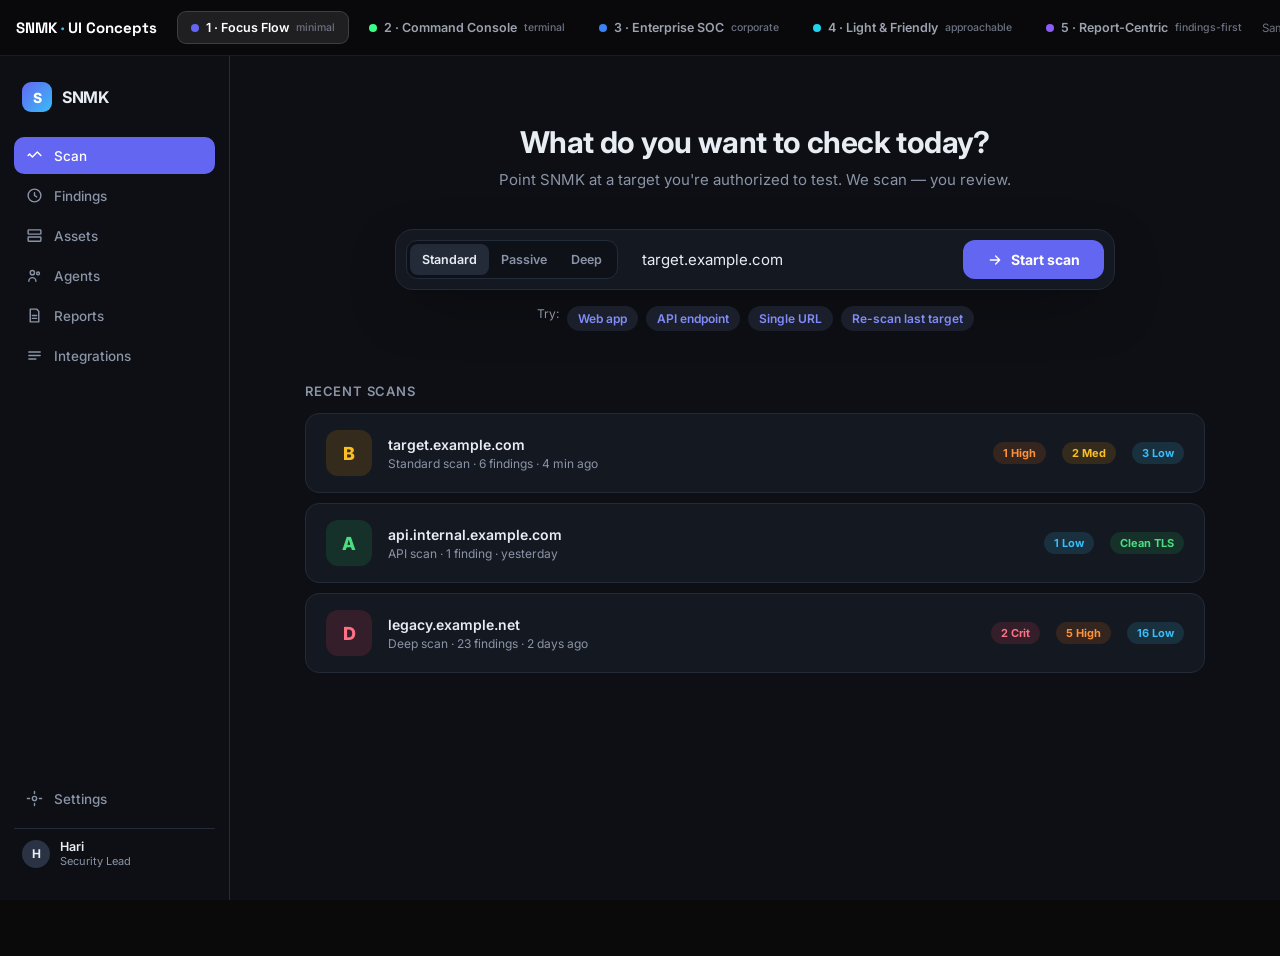
<file: ui-concepts.html>
<!DOCTYPE html>
<html lang="en" data-concept="focus">
<head>
<meta charset="UTF-8">
<meta name="viewport" content="width=device-width, initial-scale=1.0">
<title>SNMK — 5 UI/UX Design Concepts</title>
<link rel="preconnect" href="https://fonts.googleapis.com">
<link rel="preconnect" href="https://fonts.gstatic.com" crossorigin>
<link href="https://fonts.googleapis.com/css2?family=Inter:wght@400;500;600;700;800&family=Plus+Jakarta+Sans:wght@400;500;600;700;800&family=JetBrains+Mono:wght@400;500;600;700&family=Space+Grotesk:wght@400;500;600;700&display=swap" rel="stylesheet">
<style>
/* ============================================================
   SNMK UI CONCEPT GALLERY
   One file, 5 fully distinct design systems. Same product data.
   Switch concepts from the top bar. Pick one → it gets built for real.
   ============================================================ */
*{box-sizing:border-box;margin:0;padding:0}
html,body{height:100%}
body{font-family:'Inter',system-ui,sans-serif;background:#0a0a0b;color:#e5e7eb;overflow-x:hidden}

/* ---------- Concept switcher (chrome) ---------- */
.switcher{position:fixed;top:0;left:0;right:0;height:56px;z-index:1000;display:flex;align-items:center;
  gap:6px;padding:0 16px;background:rgba(10,10,12,.86);backdrop-filter:blur(16px);
  border-bottom:1px solid rgba(255,255,255,.08)}
.switcher .brand{font-family:'Space Grotesk',sans-serif;font-weight:700;font-size:15px;color:#fff;margin-right:14px;white-space:nowrap}
.switcher .brand b{color:#38bdf8}
.sw-tab{appearance:none;border:1px solid transparent;background:transparent;color:#9ca3af;
  font:inherit;font-size:12.5px;font-weight:600;padding:8px 13px;border-radius:9px;cursor:pointer;
  display:flex;align-items:center;gap:7px;transition:.18s;white-space:nowrap}
.sw-tab .dot{width:8px;height:8px;border-radius:50%;flex:none}
.sw-tab:hover{color:#fff;background:rgba(255,255,255,.05)}
.sw-tab.on{color:#fff;background:rgba(255,255,255,.09);border-color:rgba(255,255,255,.14)}
.sw-tab small{color:#6b7280;font-weight:500;font-size:10.5px}
.sw-hint{margin-left:auto;font-size:11.5px;color:#6b7280;white-space:nowrap}
@media(max-width:1100px){.sw-tab small{display:none}.sw-hint{display:none}}

.stage{position:relative;margin-top:56px;min-height:calc(100vh - 56px)}
.concept{display:none}
.concept.on{display:block}

/* reusable mock data colorway */
:root{
  --c-crit:#f43f5e;--c-high:#fb7185;--c-high2:#f97316;--c-med:#f59e0b;--c-low:#38bdf8;--c-ok:#22c55e;
}

/* ============================================================
   CONCEPT 1 — FOCUS FLOW  (task-first, minimal, calm)
   ============================================================ */
.focus{--bg:#0d0f14;--panel:#141821;--line:#232a38;--txt:#e8ecf3;--mut:#8a94a6;--accent:#6366f1;--accent2:#818cf8;
  background:var(--bg);color:var(--txt);font-family:'Inter',sans-serif;min-height:calc(100vh - 56px);display:grid;grid-template-columns:230px 1fr}
.focus .fnav{border-right:1px solid var(--line);padding:22px 14px;display:flex;flex-direction:column;gap:3px}
.focus .flogo{display:flex;align-items:center;gap:10px;padding:4px 8px 22px}
.focus .flogo .mk{width:30px;height:30px;border-radius:9px;background:linear-gradient(135deg,#6366f1,#38bdf8);display:grid;place-items:center;font-weight:800;color:#fff;font-size:14px}
.focus .flogo b{font-size:16px;font-weight:700;letter-spacing:-.3px}
.focus .fnav a{display:flex;align-items:center;gap:11px;padding:10px 12px;border-radius:10px;color:var(--mut);
  text-decoration:none;font-size:13.5px;font-weight:500;transition:.15s}
.focus .fnav a svg{width:17px;height:17px;flex:none}
.focus .fnav a:hover{background:#1a1f2b;color:var(--txt)}
.focus .fnav a.sel{background:var(--accent);color:#fff}
.focus .fnav .sp{flex:1}
.focus .fnav .acct{display:flex;align-items:center;gap:10px;padding:10px 8px;border-top:1px solid var(--line);margin-top:8px}
.focus .fnav .acct .av{width:28px;height:28px;border-radius:50%;background:#2a3344;display:grid;place-items:center;font-size:12px;font-weight:700}
.focus .fmain{padding:40px 54px;overflow:auto}
.focus .fhero{max-width:720px;margin:0 auto 40px;text-align:center;padding-top:28px}
.focus .fhero h1{font-size:30px;font-weight:700;letter-spacing:-.6px}
.focus .fhero p{color:var(--mut);font-size:15px;margin-top:10px}
.focus .scanbox{max-width:720px;margin:0 auto;background:var(--panel);border:1px solid var(--line);
  border-radius:18px;padding:10px;display:flex;gap:10px;box-shadow:0 20px 60px -20px rgba(0,0,0,.6)}
.focus .scanbox input{flex:1;background:transparent;border:none;outline:none;color:var(--txt);font:inherit;font-size:15px;padding:0 14px}
.focus .scanbox input::placeholder{color:#5a6475}
.focus .scanbox .seg{display:flex;background:#0e1118;border:1px solid var(--line);border-radius:11px;padding:3px}
.focus .scanbox .seg button{border:none;background:transparent;color:var(--mut);font:inherit;font-size:12.5px;font-weight:600;padding:8px 12px;border-radius:8px;cursor:pointer}
.focus .scanbox .seg button.on{background:#232a38;color:var(--txt)}
.focus .scanbox .go{border:none;background:var(--accent);color:#fff;font:inherit;font-weight:700;font-size:14px;padding:0 24px;border-radius:12px;cursor:pointer;display:flex;align-items:center;gap:8px}
.focus .quick{max-width:720px;margin:16px auto 0;display:flex;gap:8px;justify-content:center;flex-wrap:wrap}
.focus .quick span{font-size:12px;color:var(--mut)}
.focus .quick b{font-size:12px;color:var(--accent2);background:#1a1f2b;padding:5px 11px;border-radius:20px;font-weight:600;cursor:pointer}
.focus .recent{max-width:900px;margin:52px auto 0}
.focus .recent h3{font-size:13px;text-transform:uppercase;letter-spacing:.8px;color:var(--mut);margin-bottom:14px;font-weight:600}
.focus .rcard{display:flex;align-items:center;gap:16px;background:var(--panel);border:1px solid var(--line);border-radius:14px;padding:16px 20px;margin-bottom:10px;transition:.15s}
.focus .rcard:hover{border-color:#34405a;transform:translateY(-1px)}
.focus .rcard .url{font-weight:600;font-size:14px}
.focus .rcard .meta{color:var(--mut);font-size:12px;margin-top:3px}
.focus .rcard .spacer{flex:1}
.focus .pill{font-size:11px;font-weight:700;padding:4px 10px;border-radius:20px}
.pill-crit{background:rgba(244,63,94,.14);color:#fb7185}
.pill-high{background:rgba(249,115,22,.14);color:#fb923c}
.pill-med{background:rgba(245,158,11,.14);color:#fbbf24}
.pill-low{background:rgba(56,189,248,.14);color:#38bdf8}
.pill-ok{background:rgba(34,197,94,.14);color:#4ade80}
.focus .grade{width:46px;height:46px;border-radius:12px;display:grid;place-items:center;font-weight:800;font-size:18px;background:rgba(245,158,11,.14);color:#fbbf24}

/* ============================================================
   CONCEPT 2 — COMMAND CONSOLE  (terminal / pentest aesthetic)
   ============================================================ */
.console{background:#05070a;color:#c9d6c9;font-family:'JetBrains Mono',monospace;min-height:calc(100vh - 56px);
  background-image:linear-gradient(rgba(0,255,120,.015) 1px,transparent 1px);background-size:100% 3px}
.console .cwrap{display:grid;grid-template-columns:200px 1fr;min-height:calc(100vh - 56px)}
.console .cside{border-right:1px solid #16241a;padding:16px 0}
.console .cbrand{padding:0 16px 18px;color:#39ff88;font-weight:700;font-size:14px;letter-spacing:1px}
.console .cbrand span{color:#2a3a2f}
.console .cside a{display:block;padding:7px 16px;color:#5f7a66;text-decoration:none;font-size:12.5px;border-left:2px solid transparent}
.console .cside a::before{content:"> ";color:#2a3a2f}
.console .cside a:hover{color:#c9d6c9;background:#0a110c}
.console .cside a.sel{color:#39ff88;border-left-color:#39ff88;background:#0a140d}
.console .cside a.sel::before{color:#39ff88}
.console .cgrp{padding:14px 16px 5px;color:#2a3a2f;font-size:10px;letter-spacing:1.5px}
.console .cmain{padding:22px 26px;overflow:auto}
.console .cline{color:#5f7a66;font-size:12px;margin-bottom:3px}
.console .cline .g{color:#39ff88}.console .cline .a{color:#ffcf40}.console .cline .r{color:#ff4d6d}.console .cline .b{color:#49b6ff}
.console .cprompt{display:flex;align-items:center;gap:8px;background:#0a110c;border:1px solid #16241a;border-radius:4px;padding:12px 14px;margin:14px 0 22px}
.console .cprompt .ps{color:#39ff88;font-size:13px}
.console .cprompt input{flex:1;background:transparent;border:none;outline:none;color:#c9d6c9;font:inherit;font-size:13px}
.console .cprompt .run{background:#16241a;color:#39ff88;border:1px solid #1f3a28;padding:6px 14px;border-radius:3px;font:inherit;font-size:11px;cursor:pointer}
.console .cgrid{display:grid;grid-template-columns:repeat(4,1fr);gap:10px;margin-bottom:22px}
.console .cstat{border:1px solid #16241a;background:#070d09;padding:12px 14px;border-radius:4px}
.console .cstat .k{color:#2a3a2f;font-size:10px;letter-spacing:1px;text-transform:uppercase}
.console .cstat .v{font-size:22px;font-weight:700;margin-top:6px}
.console .cstat .v.g{color:#39ff88}.console .cstat .v.r{color:#ff4d6d}.console .cstat .v.a{color:#ffcf40}.console .cstat .v.b{color:#49b6ff}
.console .cpanel{border:1px solid #16241a;border-radius:5px;overflow:hidden;margin-bottom:18px}
.console .cpanel .hd{background:#0a140d;padding:9px 14px;color:#39ff88;font-size:11px;letter-spacing:1px;border-bottom:1px solid #16241a;display:flex;justify-content:space-between}
.console .cpanel .hd span{color:#2a3a2f}
.console .crow{display:grid;grid-template-columns:70px 1fr 90px 80px;gap:12px;padding:10px 14px;font-size:12px;border-bottom:1px solid #0d1710;align-items:center}
.console .crow:last-child{border-bottom:none}
.console .crow:hover{background:#080f0a}
.console .sev{font-size:10px;font-weight:700;padding:2px 7px;border-radius:3px;text-align:center}
.sevC{background:rgba(255,77,109,.14);color:#ff4d6d;border:1px solid rgba(255,77,109,.3)}
.sevH{background:rgba(255,140,60,.14);color:#ff8c3c;border:1px solid rgba(255,140,60,.3)}
.sevM{background:rgba(255,207,64,.14);color:#ffcf40;border:1px solid rgba(255,207,64,.3)}
.sevL{background:rgba(73,182,255,.14);color:#49b6ff;border:1px solid rgba(73,182,255,.3)}
.console .crow .desc{color:#c9d6c9}.console .crow .loc{color:#5f7a66}.console .crow .cvss{color:#ffcf40;text-align:right}
.console .blink{animation:blink 1.1s steps(1) infinite}@keyframes blink{50%{opacity:0}}

/* ============================================================
   CONCEPT 3 — ENTERPRISE SOC  (clean corporate, fixed version)
   ============================================================ */
.soc{--bg:#0f1729;--side:#0b1120;--card:#162136;--line:#243249;--txt:#e8eef7;--mut:#8ea2bd;--acc:#3b82f6;--acc2:#60a5fa;
  background:var(--bg);color:var(--txt);font-family:'Plus Jakarta Sans',sans-serif;min-height:calc(100vh - 56px);display:grid;grid-template-columns:240px 1fr}
.soc .sside{background:var(--side);border-right:1px solid var(--line);padding:18px 12px;overflow:auto}
.soc .slogo{display:flex;align-items:center;gap:10px;padding:4px 8px 18px}
.soc .slogo .mk{width:32px;height:32px;border-radius:9px;background:linear-gradient(135deg,#1e3a8a,#3b82f6);display:grid;place-items:center}
.soc .slogo b{font-size:15px;font-weight:800}
.soc .slogo small{display:block;color:#38bdf8;font-size:9px;font-weight:700;letter-spacing:.5px}
.soc .sgrp{color:#5b6b85;font-size:10px;font-weight:700;letter-spacing:1px;padding:16px 12px 6px}
.soc .sside a{display:flex;align-items:center;gap:11px;padding:9px 12px;border-radius:8px;color:var(--mut);text-decoration:none;font-size:13px;font-weight:600;transition:.14s}
.soc .sside a svg{width:16px;height:16px;flex:none}
.soc .sside a:hover{background:#13203a;color:var(--txt)}
.soc .sside a.sel{background:rgba(59,130,246,.16);color:var(--acc2);box-shadow:inset 2px 0 0 var(--acc)}
.soc .sside a .bdg{margin-left:auto;font-size:9px;font-weight:700;background:rgba(99,102,241,.2);color:#a5b4fc;padding:2px 6px;border-radius:5px}
.soc .smain{overflow:auto}
.soc .stop{display:flex;align-items:center;gap:16px;padding:16px 28px;border-bottom:1px solid var(--line);background:rgba(11,17,32,.6)}
.soc .stop h2{font-size:17px;font-weight:700}
.soc .stop .ctx{margin-left:auto;display:flex;gap:22px}
.soc .stop .ctx .it{text-align:right}
.soc .stop .ctx .k{font-size:9px;letter-spacing:.8px;color:var(--mut);font-weight:700}
.soc .stop .ctx .v{font-size:13px;font-weight:700;margin-top:2px}
.soc .sbody{padding:24px 28px}
.soc .kpis{display:grid;grid-template-columns:repeat(4,1fr);gap:16px;margin-bottom:22px}
.soc .kpi{background:var(--card);border:1px solid var(--line);border-radius:14px;padding:18px}
.soc .kpi .top{display:flex;justify-content:space-between;align-items:center}
.soc .kpi .top .t{font-size:12px;color:var(--mut);font-weight:600}
.soc .kpi .ic{width:34px;height:34px;border-radius:9px;display:grid;place-items:center}
.soc .kpi .num{font-size:30px;font-weight:800;margin:12px 0 4px;letter-spacing:-1px}
.soc .kpi .num small{font-size:13px;font-weight:600;color:var(--mut)}
.soc .kpi .tags{display:flex;gap:6px;flex-wrap:wrap}
.soc .tag{font-size:10px;font-weight:700;padding:3px 8px;border-radius:6px}
.tg-c{background:rgba(244,63,94,.16);color:#fb7185}.tg-h{background:rgba(249,115,22,.16);color:#fb923c}
.tg-m{background:rgba(245,158,11,.16);color:#fbbf24}.tg-l{background:rgba(56,189,248,.16);color:#38bdf8}
.soc .bar{height:6px;border-radius:4px;background:#0c1322;overflow:hidden;display:flex;margin-top:12px}
.soc .bar i{height:100%}
.soc .two{display:grid;grid-template-columns:1.6fr 1fr;gap:16px}
.soc .panel{background:var(--card);border:1px solid var(--line);border-radius:14px;overflow:hidden}
.soc .panel .ph{padding:14px 18px;border-bottom:1px solid var(--line);display:flex;justify-content:space-between;align-items:center}
.soc .panel .ph h4{font-size:14px;font-weight:700}
.soc .panel .ph a{font-size:11px;color:var(--acc2);text-decoration:none;font-weight:600}
.soc table{width:100%;border-collapse:collapse}
.soc td,.soc th{text-align:left;padding:12px 18px;font-size:12.5px;border-bottom:1px solid #1b2840}
.soc th{font-size:10px;letter-spacing:.6px;color:var(--mut);text-transform:uppercase;font-weight:700}
.soc tr:last-child td{border-bottom:none}
.soc tr:hover td{background:#13203a}
.soc .sb{font-size:10px;font-weight:700;padding:3px 9px;border-radius:20px;display:inline-block}
.soc .mono{font-family:'JetBrains Mono',monospace;font-size:11.5px;color:var(--mut)}
.soc .ag{display:flex;align-items:center;gap:12px;padding:13px 18px;border-bottom:1px solid #1b2840}
.soc .ag:last-child{border:none}
.soc .ag .st{width:8px;height:8px;border-radius:50%;background:var(--c-ok);box-shadow:0 0 0 3px rgba(34,197,94,.18)}
.soc .ag .st.idle{background:#64748b;box-shadow:0 0 0 3px rgba(100,116,139,.18)}
.soc .ag .nm{font-size:13px;font-weight:600}.soc .ag .sub{font-size:11px;color:var(--mut)}

/* ============================================================
   CONCEPT 4 — LIGHT & FRIENDLY  (approachable, plain english)
   ============================================================ */
.friendly{background:#f4f6fb;color:#1e293b;font-family:'Plus Jakarta Sans',sans-serif;min-height:calc(100vh - 56px);display:grid;grid-template-columns:238px 1fr}
.friendly .lside{background:#fff;border-right:1px solid #e8edf5;padding:22px 16px}
.friendly .llogo{display:flex;align-items:center;gap:11px;padding:0 6px 24px}
.friendly .llogo .mk{width:38px;height:38px;border-radius:12px;background:linear-gradient(135deg,#6366f1,#22d3ee);display:grid;place-items:center;color:#fff;font-weight:800}
.friendly .llogo b{font-size:17px;font-weight:800;color:#0f172a}
.friendly .lside a{display:flex;align-items:center;gap:13px;padding:12px 14px;border-radius:14px;color:#64748b;text-decoration:none;font-size:14px;font-weight:600;margin-bottom:4px;transition:.15s}
.friendly .lside a svg{width:19px;height:19px}
.friendly .lside a:hover{background:#f1f5fd;color:#334155}
.friendly .lside a.sel{background:#eef2ff;color:#4f46e5}
.friendly .lmain{padding:34px 46px;overflow:auto}
.friendly .lhead{display:flex;align-items:center;justify-content:space-between;margin-bottom:28px}
.friendly .lhead h1{font-size:26px;font-weight:800;color:#0f172a;letter-spacing:-.5px}
.friendly .lhead p{color:#64748b;font-size:14px;margin-top:4px}
.friendly .lbtn{background:#4f46e5;color:#fff;border:none;font:inherit;font-weight:700;font-size:14px;padding:13px 22px;border-radius:14px;cursor:pointer;display:flex;align-items:center;gap:9px;box-shadow:0 8px 20px -6px rgba(79,70,229,.5)}
.friendly .cards{display:grid;grid-template-columns:repeat(3,1fr);gap:18px;margin-bottom:26px}
.friendly .fc{background:#fff;border:1px solid #e8edf5;border-radius:20px;padding:22px;box-shadow:0 2px 10px rgba(15,23,42,.03)}
.friendly .fc .ic{width:48px;height:48px;border-radius:14px;display:grid;place-items:center;margin-bottom:14px}
.friendly .fc .big{font-size:34px;font-weight:800;color:#0f172a;letter-spacing:-1px}
.friendly .fc .lbl{color:#64748b;font-size:14px;font-weight:600;margin-top:2px}
.friendly .fc .note{font-size:12.5px;margin-top:10px;font-weight:600}
.friendly .scanrow{background:linear-gradient(120deg,#eef2ff,#ecfeff);border:1px solid #e0e7ff;border-radius:22px;padding:26px 28px;display:flex;align-items:center;gap:22px;margin-bottom:26px}
.friendly .scanrow .txt h3{font-size:19px;font-weight:800;color:#0f172a}
.friendly .scanrow .txt p{color:#64748b;font-size:14px;margin-top:4px}
.friendly .scanrow .inp{margin-left:auto;display:flex;gap:10px;align-items:center}
.friendly .scanrow input{border:1px solid #cdd7ea;background:#fff;border-radius:14px;padding:14px 18px;font:inherit;font-size:14px;width:280px;outline:none}
.friendly .lbig{background:#fff;border:1px solid #e8edf5;border-radius:20px;overflow:hidden}
.friendly .lbig .h{padding:18px 24px;border-bottom:1px solid #eef2f8;display:flex;justify-content:space-between;align-items:center}
.friendly .lbig .h h3{font-size:16px;font-weight:800;color:#0f172a}
.friendly .litem{display:flex;align-items:center;gap:16px;padding:18px 24px;border-bottom:1px solid #f1f5f9}
.friendly .litem:last-child{border:none}
.friendly .litem:hover{background:#fafbff}
.friendly .litem .ring{width:44px;height:44px;border-radius:50%;display:grid;place-items:center;font-weight:800;font-size:13px;flex:none}
.friendly .litem .ti{font-size:15px;font-weight:700;color:#1e293b}
.friendly .litem .de{font-size:13px;color:#64748b;margin-top:2px}
.friendly .litem .sp{flex:1}
.friendly .fpill{font-size:11.5px;font-weight:800;padding:6px 13px;border-radius:30px}
.fp-h{background:#fff1f2;color:#e11d48}.fp-m{background:#fffbeb;color:#d97706}.fp-l{background:#eff6ff;color:#2563eb}.fp-ok{background:#f0fdf4;color:#16a34a}
.friendly .fix{font-size:12px;font-weight:700;color:#4f46e5;background:#eef2ff;padding:7px 14px;border-radius:30px;cursor:pointer}

/* ============================================================
   CONCEPT 5 — REPORT-CENTRIC  (Linear/Jira style, findings hero)
   ============================================================ */
.report{background:#0c0d10;color:#e4e4e7;font-family:'Inter',sans-serif;min-height:calc(100vh - 56px);display:grid;grid-template-columns:52px 300px 1fr}
.report .ricon{background:#0a0a0c;border-right:1px solid #1c1d22;display:flex;flex-direction:column;align-items:center;padding:16px 0;gap:10px}
.report .ricon .mk{width:30px;height:30px;border-radius:9px;background:linear-gradient(135deg,#8b5cf6,#ec4899);display:grid;place-items:center;color:#fff;font-weight:800;font-size:13px;margin-bottom:8px}
.report .ricon a{width:34px;height:34px;border-radius:9px;display:grid;place-items:center;color:#71717a;cursor:pointer}
.report .ricon a svg{width:18px;height:18px}
.report .ricon a:hover{background:#17181d;color:#e4e4e7}
.report .ricon a.sel{background:#201c2e;color:#c4b5fd}
.report .rlist{border-right:1px solid #1c1d22;overflow:auto;background:#0b0b0e}
.report .rlh{padding:16px 18px;border-bottom:1px solid #1c1d22;position:sticky;top:0;background:#0b0b0e}
.report .rlh h3{font-size:14px;font-weight:700}
.report .rlh .sub{font-size:12px;color:#71717a;margin-top:3px}
.report .rfilt{display:flex;gap:6px;padding:10px 14px;border-bottom:1px solid #1c1d22;flex-wrap:wrap}
.report .rfilt button{font:inherit;font-size:11px;font-weight:600;padding:5px 10px;border-radius:7px;border:1px solid #27282e;background:transparent;color:#a1a1aa;cursor:pointer}
.report .rfilt button.on{background:#201c2e;border-color:#3b2f5e;color:#c4b5fd}
.report .ri{padding:14px 18px;border-bottom:1px solid #141418;cursor:pointer;border-left:2px solid transparent}
.report .ri:hover{background:#111115}
.report .ri.sel{background:#121018;border-left-color:#8b5cf6}
.report .ri .l1{display:flex;align-items:center;gap:9px;margin-bottom:6px}
.report .ri .sd{width:7px;height:7px;border-radius:2px}
.report .ri .tt{font-size:13.5px;font-weight:600;color:#e4e4e7;line-height:1.3}
.report .ri .l2{display:flex;align-items:center;gap:10px;font-size:11.5px;color:#71717a}
.report .ri .l2 .mono{font-family:'JetBrains Mono',monospace;font-size:11px}
.report .rsev{font-size:9.5px;font-weight:700;padding:2px 7px;border-radius:5px;letter-spacing:.3px}
.report .rmain{overflow:auto}
.report .rdetail{max-width:860px;padding:34px 44px}
.report .rbread{font-size:12px;color:#71717a;margin-bottom:18px}
.report .rbread b{color:#a1a1aa}
.report .rtitle{display:flex;align-items:flex-start;gap:14px;margin-bottom:8px}
.report .rtitle h1{font-size:25px;font-weight:700;letter-spacing:-.5px;line-height:1.25}
.report .rtags{display:flex;gap:10px;flex-wrap:wrap;margin:18px 0 26px;align-items:center}
.report .rmeta{display:flex;gap:7px;align-items:center;font-size:12.5px;color:#a1a1aa;background:#141418;border:1px solid #232329;padding:7px 13px;border-radius:9px}
.report .rmeta b{color:#e4e4e7}
.report .rsec{margin-bottom:26px}
.report .rsec h4{font-size:12px;text-transform:uppercase;letter-spacing:.8px;color:#71717a;margin-bottom:11px;font-weight:700}
.report .rsec p{font-size:14px;line-height:1.7;color:#c4c4cb}
.report .rcode{background:#08080a;border:1px solid #1f1f24;border-radius:11px;padding:16px 18px;font-family:'JetBrains Mono',monospace;font-size:12.5px;line-height:1.8;color:#c9d1d9;overflow:auto;white-space:pre}
.report .rcode .cm{color:#6b7280}.report .rcode .st{color:#7ee787}.report .rcode .kw{color:#ff7b72}.report .rcode .fn{color:#d2a8ff}
.report .rfixbox{background:rgba(34,197,94,.06);border:1px solid rgba(34,197,94,.22);border-radius:11px;padding:16px 18px}
.report .rfixbox .ft{font-size:13px;font-weight:700;color:#4ade80;margin-bottom:6px;display:flex;align-items:center;gap:8px}
.report .rfixbox p{font-size:13.5px;color:#c4c4cb;line-height:1.65}
.report .rpanel{border-left:1px solid #1c1d22}
.rs-C{background:rgba(244,63,94,.16);color:#fb7185}.rs-H{background:rgba(249,115,22,.16);color:#fb923c}
.rs-M{background:rgba(245,158,11,.16);color:#fbbf24}.rs-L{background:rgba(56,189,248,.16);color:#38bdf8}
.sd-C{background:#f43f5e}.sd-H{background:#f97316}.sd-M{background:#f59e0b}.sd-L{background:#38bdf8}
@media(max-width:1200px){.report{grid-template-columns:52px 280px 1fr}}

/* generic icon helper */
.ico{width:18px;height:18px;stroke:currentColor;stroke-width:2;fill:none;stroke-linecap:round;stroke-linejoin:round}
</style>
</head>
<body>

<!-- ============ CONCEPT SWITCHER ============ -->
<div class="switcher">
  <div class="brand">SNMK <b>·</b> UI Concepts</div>
  <button class="sw-tab on" data-go="focus"><span class="dot" style="background:#6366f1"></span>1 · Focus Flow <small>minimal</small></button>
  <button class="sw-tab" data-go="console"><span class="dot" style="background:#39ff88"></span>2 · Command Console <small>terminal</small></button>
  <button class="sw-tab" data-go="soc"><span class="dot" style="background:#3b82f6"></span>3 · Enterprise SOC <small>corporate</small></button>
  <button class="sw-tab" data-go="friendly"><span class="dot" style="background:#22d3ee"></span>4 · Light &amp; Friendly <small>approachable</small></button>
  <button class="sw-tab" data-go="report"><span class="dot" style="background:#8b5cf6"></span>5 · Report-Centric <small>findings-first</small></button>
  <div class="sw-hint">Same data, 5 looks — pick one to build</div>
</div>

<div class="stage">

<!-- ================= 1 · FOCUS FLOW ================= -->
<section class="concept on" id="c-focus">
 <div class="focus">
  <nav class="fnav" aria-label="Concept navigation">
    <div class="flogo"><div class="mk">S</div><b>SNMK</b></div>
    <a class="sel"><svg class="ico" viewBox="0 0 24 24"><path d="M3 12l2-2 4 4 7-7 5 5"/></svg>Scan</a>
    <a><svg class="ico" viewBox="0 0 24 24"><circle cx="12" cy="12" r="9"/><path d="M12 8v4l3 2"/></svg>Findings</a>
    <a><svg class="ico" viewBox="0 0 24 24"><rect x="3" y="4" width="18" height="6" rx="1"/><rect x="3" y="14" width="18" height="6" rx="1"/></svg>Assets</a>
    <a><svg class="ico" viewBox="0 0 24 24"><circle cx="9" cy="8" r="3"/><path d="M4 20a5 5 0 0 1 10 0"/><circle cx="17" cy="9" r="2"/></svg>Agents</a>
    <a><svg class="ico" viewBox="0 0 24 24"><path d="M6 3h9l3 3v15H6z"/><path d="M9 12h6M9 16h6"/></svg>Reports</a>
    <a><svg class="ico" viewBox="0 0 24 24"><path d="M4 7h16M4 12h16M4 17h10"/></svg>Integrations</a>
    <div class="sp"></div>
    <a><svg class="ico" viewBox="0 0 24 24"><circle cx="12" cy="12" r="3"/><path d="M12 2v3M12 19v3M2 12h3M19 12h3"/></svg>Settings</a>
    <div class="acct"><div class="av">H</div><div><div style="font-size:12.5px;font-weight:600">Hari</div><div style="font-size:11px;color:#8a94a6">Security Lead</div></div></div>
  </nav>
  <main class="fmain">
    <div class="fhero">
      <h1>What do you want to check today?</h1>
      <p>Point SNMK at a target you're authorized to test. We scan — you review.</p>
    </div>
    <div class="scanbox">
      <div class="seg"><button class="on">Standard</button><button>Passive</button><button>Deep</button></div>
      <input placeholder="target.example.com  or  https://target.example.com/login" value="target.example.com">
      <button class="go"><svg class="ico" style="width:16px;height:16px" viewBox="0 0 24 24"><path d="M5 12h14M13 6l6 6-6 6"/></svg>Start scan</button>
    </div>
    <div class="quick"><span>Try:</span><b>Web app</b><b>API endpoint</b><b>Single URL</b><b>Re-scan last target</b></div>

    <div class="recent">
      <h3>Recent scans</h3>
      <div class="rcard">
        <div class="grade">B</div>
        <div><div class="url">target.example.com</div><div class="meta">Standard scan · 6 findings · 4 min ago</div></div>
        <div class="spacer"></div>
        <span class="pill pill-high">1 High</span><span class="pill pill-med">2 Med</span><span class="pill pill-low">3 Low</span>
      </div>
      <div class="rcard">
        <div class="grade" style="background:rgba(34,197,94,.14);color:#4ade80">A</div>
        <div><div class="url">api.internal.example.com</div><div class="meta">API scan · 1 finding · yesterday</div></div>
        <div class="spacer"></div>
        <span class="pill pill-low">1 Low</span><span class="pill pill-ok">Clean TLS</span>
      </div>
      <div class="rcard">
        <div class="grade" style="background:rgba(244,63,94,.14);color:#fb7185">D</div>
        <div><div class="url">legacy.example.net</div><div class="meta">Deep scan · 23 findings · 2 days ago</div></div>
        <div class="spacer"></div>
        <span class="pill pill-crit">2 Crit</span><span class="pill pill-high">5 High</span><span class="pill pill-low">16 Low</span>
      </div>
    </div>
  </main>
 </div>
</section>

<!-- ================= 2 · COMMAND CONSOLE ================= -->
<section class="concept" id="c-console">
 <div class="console">
  <div class="cwrap">
   <aside class="cside" aria-label="Concept contents">
     <div class="cbrand">SNMK<span>://</span>soc</div>
     <div class="cgrp">OPERATE</div>
     <a class="sel">scan</a><a>findings</a><a>assets</a><a>recon</a>
     <div class="cgrp">ENGINES</div>
     <a>sqli</a><a>xss</a><a>fuzzer</a><a>nuclei</a>
     <div class="cgrp">SYSTEM</div>
     <a>agents</a><a>reports</a><a>config</a>
   </aside>
   <main class="cmain">
     <div class="cline"><span class="g">snmk</span> v2.3.0 · session <span class="b">#a4f71c</span> · scope <span class="g">VERIFIED</span> · <span class="blink">_</span></div>
     <div class="cline">target locked → <span class="a">target.example.com</span> (34.246.129.62, 79.125.84.16)</div>
     <div class="cprompt"><span class="ps">snmk&gt;</span><input value="scan --target target.example.com --profile standard"><button class="run">RUN ⏎</button></div>

     <div class="cgrid">
       <div class="cstat"><div class="k">targets</div><div class="v b">1</div></div>
       <div class="cstat"><div class="k">findings</div><div class="v a">6</div></div>
       <div class="cstat"><div class="k">high+</div><div class="v r">1</div></div>
       <div class="cstat"><div class="k">posture</div><div class="v g">B / 85</div></div>
     </div>

     <div class="cpanel">
       <div class="hd">[ findings ] active scan output <span>6 rows · sorted by severity</span></div>
       <div class="crow"><span class="sev sevH">HIGH</span><span class="desc">SQL Injection — boolean &amp; time-based confirmed</span><span class="loc">/search?q=</span><span class="cvss">8.6</span></div>
       <div class="crow"><span class="sev sevM">MED</span><span class="desc">Reflected XSS — payload reflected unencoded</span><span class="loc">/feedback</span><span class="cvss">6.1</span></div>
       <div class="crow"><span class="sev sevM">MED</span><span class="desc">Open Redirect — external host in next param</span><span class="loc">/login?next=</span><span class="cvss">5.4</span></div>
       <div class="crow"><span class="sev sevL">LOW</span><span class="desc">Missing Content-Security-Policy header</span><span class="loc">/</span><span class="cvss">3.1</span></div>
       <div class="crow"><span class="sev sevL">LOW</span><span class="desc">Missing Strict-Transport-Security (HSTS)</span><span class="loc">/</span><span class="cvss">3.1</span></div>
       <div class="crow"><span class="sev sevL">LOW</span><span class="desc">Server banner discloses version</span><span class="loc">nginx/1.18.0</span><span class="cvss">2.4</span></div>
     </div>

     <div class="cpanel">
       <div class="hd">[ engines ] live <span>4 running</span></div>
       <div class="crow" style="grid-template-columns:120px 1fr 90px"><span class="desc g">● sqli_engine</span><span class="loc">boolean/time-based differential · 142 reqs</span><span class="cvss g">done</span></div>
       <div class="crow" style="grid-template-columns:120px 1fr 90px"><span class="desc g">● injection_suite</span><span class="loc">xss + open-redirect reflection · 88 reqs</span><span class="cvss g">done</span></div>
       <div class="crow" style="grid-template-columns:120px 1fr 90px"><span class="desc a">● fuzzer_agent</span><span class="loc">dir/path brute · wordlist 4.6k · 61%</span><span class="cvss a">run</span></div>
       <div class="crow" style="grid-template-columns:120px 1fr 90px"><span class="desc b">● recon_agent</span><span class="loc">dns + tls + headers</span><span class="cvss g">done</span></div>
     </div>
   </main>
  </div>
 </div>
</section>

<!-- ================= 3 · ENTERPRISE SOC ================= -->
<section class="concept" id="c-soc">
 <div class="soc">
  <aside class="sside" aria-label="Concept status">
    <div class="slogo"><div class="mk"><svg width="18" height="18" viewBox="0 0 24 24" fill="none" stroke="#38bdf8" stroke-width="2"><path d="M12 2L4 6v6c0 5 3.5 8 8 10 4.5-2 8-5 8-10V6z"/></svg></div><div><b>SNMK</b><small>SOC CONSOLE</small></div></div>
    <div class="sgrp">OVERVIEW</div>
    <a class="sel"><svg class="ico" viewBox="0 0 24 24"><rect x="3" y="3" width="7" height="7"/><rect x="14" y="3" width="7" height="7"/><rect x="14" y="14" width="7" height="7"/><rect x="3" y="14" width="7" height="7"/></svg>Dashboard</a>
    <a><svg class="ico" viewBox="0 0 24 24"><polygon points="12 2 2 7 12 12 22 7 12 2"/><polyline points="2 17 12 22 22 17"/></svg>Assessments</a>
    <div class="sgrp">FINDINGS</div>
    <a><svg class="ico" viewBox="0 0 24 24"><circle cx="12" cy="12" r="9"/><path d="M12 8v4"/><path d="M12 16h.01"/></svg>Vulnerabilities <span class="bdg">6</span></a>
    <a><svg class="ico" viewBox="0 0 24 24"><rect x="3" y="4" width="18" height="6" rx="1"/><rect x="3" y="14" width="18" height="6" rx="1"/></svg>Assets</a>
    <a><svg class="ico" viewBox="0 0 24 24"><path d="M9 3v18M15 3v18M3 9h18M3 15h18"/></svg>Attack Paths</a>
    <div class="sgrp">INTELLIGENCE</div>
    <a><svg class="ico" viewBox="0 0 24 24"><circle cx="9" cy="8" r="3"/><path d="M4 20a5 5 0 0 1 10 0"/><circle cx="17" cy="9" r="2"/></svg>Agents</a>
    <a><svg class="ico" viewBox="0 0 24 24"><path d="M12 2a7 7 0 0 1 7 7c0 3-2 4-2 7H7c0-3-2-4-2-7a7 7 0 0 1 7-7z"/></svg>AI Lab</a>
    <div class="sgrp">OUTPUT</div>
    <a><svg class="ico" viewBox="0 0 24 24"><path d="M6 3h9l3 3v15H6z"/><path d="M9 12h6M9 16h6"/></svg>Reports</a>
    <a><svg class="ico" viewBox="0 0 24 24"><path d="M4 7h16M4 12h16M4 17h10"/></svg>Integrations</a>
  </aside>
  <main class="smain">
    <div class="stop">
      <h2>Security Dashboard</h2>
      <div class="ctx">
        <div class="it"><div class="k">AUTHORIZED TARGET</div><div class="v" style="color:#60a5fa">target.example.com</div></div>
        <div class="it"><div class="k">ASSESSMENT</div><div class="v" style="color:#4ade80">COMPLETE</div></div>
        <div class="it"><div class="k">POSTURE</div><div class="v" style="color:#fbbf24">B · 85</div></div>
      </div>
    </div>
    <div class="sbody">
      <div class="kpis">
        <div class="kpi"><div class="top"><span class="t">Open Findings</span><div class="ic" style="background:rgba(244,63,94,.14)"><svg width="18" height="18" viewBox="0 0 24 24" fill="none" stroke="#fb7185" stroke-width="2"><path d="M12 2L4 6v6c0 5 3.5 8 8 10 4.5-2 8-5 8-10V6z"/></svg></div></div>
          <div class="num">6</div><div class="tags"><span class="tag tg-h">1 High</span><span class="tag tg-m">2 Med</span><span class="tag tg-l">3 Low</span></div>
          <div class="bar"><i style="width:16%;background:#f97316"></i><i style="width:33%;background:#f59e0b"></i><i style="width:51%;background:#38bdf8"></i></div></div>
        <div class="kpi"><div class="top"><span class="t">Assets Mapped</span><div class="ic" style="background:rgba(59,130,246,.14)"><svg width="18" height="18" viewBox="0 0 24 24" fill="none" stroke="#60a5fa" stroke-width="2"><rect x="3" y="4" width="18" height="6" rx="1"/><rect x="3" y="14" width="18" height="6" rx="1"/></svg></div></div>
          <div class="num">3 <small>hosts</small></div><div class="tags"><span class="tag tg-l">2 IPs</span><span class="tag" style="background:rgba(34,197,94,.16);color:#4ade80">TLS OK</span></div>
          <div class="bar"><i style="width:100%;background:#3b82f6"></i></div></div>
        <div class="kpi"><div class="top"><span class="t">Agents</span><div class="ic" style="background:rgba(139,92,246,.14)"><svg width="18" height="18" viewBox="0 0 24 24" fill="none" stroke="#a78bfa" stroke-width="2"><circle cx="9" cy="8" r="3"/><path d="M4 20a5 5 0 0 1 10 0"/></svg></div></div>
          <div class="num">4 <small>active</small></div><div class="tags"><span class="tag" style="background:rgba(34,197,94,.16);color:#4ade80">3 done</span><span class="tag tg-m">1 running</span></div>
          <div class="bar"><i style="width:75%;background:#22c55e"></i><i style="width:25%;background:#f59e0b"></i></div></div>
        <div class="kpi"><div class="top"><span class="t">Posture Grade</span><div class="ic" style="background:rgba(245,158,11,.14)"><svg width="18" height="18" viewBox="0 0 24 24" fill="none" stroke="#fbbf24" stroke-width="2"><path d="M12 2l3 6 6 1-4.5 4 1 6-5.5-3-5.5 3 1-6L3 9l6-1z"/></svg></div></div>
          <div class="num">B <small>85/100</small></div><div class="tags"><span class="tag tg-l">+4 vs last</span></div>
          <div class="bar"><i style="width:85%;background:#f59e0b"></i></div></div>
      </div>

      <div class="two">
        <div class="panel">
          <div class="ph"><h4>Latest Findings</h4><a>View all →</a></div>
          <table>
            <tr><th>Severity</th><th>Vulnerability</th><th>Location</th><th>CVSS</th></tr>
            <tr><td><span class="sb tg-h">HIGH</span></td><td>SQL Injection (confirmed)</td><td class="mono">/search?q=</td><td class="mono">8.6</td></tr>
            <tr><td><span class="sb tg-m">MED</span></td><td>Reflected XSS</td><td class="mono">/feedback</td><td class="mono">6.1</td></tr>
            <tr><td><span class="sb tg-m">MED</span></td><td>Open Redirect</td><td class="mono">/login?next=</td><td class="mono">5.4</td></tr>
            <tr><td><span class="sb tg-l">LOW</span></td><td>Missing CSP header</td><td class="mono">/</td><td class="mono">3.1</td></tr>
            <tr><td><span class="sb tg-l">LOW</span></td><td>Missing HSTS header</td><td class="mono">/</td><td class="mono">3.1</td></tr>
          </table>
        </div>
        <div class="panel">
          <div class="ph"><h4>Engine Activity</h4><a>Agents →</a></div>
          <div class="ag"><span class="st"></span><div><div class="nm">SQLi Engine</div><div class="sub">142 requests · 1 confirmed</div></div></div>
          <div class="ag"><span class="st"></span><div><div class="nm">Injection Suite</div><div class="sub">XSS + redirect · 2 found</div></div></div>
          <div class="ag"><span class="st idle" style="background:#f59e0b;box-shadow:0 0 0 3px rgba(245,158,11,.18)"></span><div><div class="nm">Fuzzer Agent</div><div class="sub">dir brute · 61% complete</div></div></div>
          <div class="ag"><span class="st"></span><div><div class="nm">Recon Agent</div><div class="sub">DNS · TLS · headers done</div></div></div>
          <div class="ag"><span class="st idle"></span><div><div class="nm">Nuclei Adapter</div><div class="sub">not installed — native fallback</div></div></div>
        </div>
      </div>
    </div>
  </main>
 </div>
</section>

<!-- ================= 4 · LIGHT & FRIENDLY ================= -->
<section class="concept" id="c-friendly">
 <div class="friendly">
  <aside class="lside" aria-label="Concept legend">
    <div class="llogo"><div class="mk">S</div><b>SNMK</b></div>
    <a class="sel"><svg class="ico" viewBox="0 0 24 24"><rect x="3" y="3" width="7" height="7" rx="1"/><rect x="14" y="3" width="7" height="7" rx="1"/><rect x="14" y="14" width="7" height="7" rx="1"/><rect x="3" y="14" width="7" height="7" rx="1"/></svg>Home</a>
    <a><svg class="ico" viewBox="0 0 24 24"><circle cx="11" cy="11" r="7"/><path d="M21 21l-4-4"/></svg>Check a website</a>
    <a><svg class="ico" viewBox="0 0 24 24"><path d="M12 2L4 6v6c0 5 3.5 8 8 10 4.5-2 8-5 8-10V6z"/></svg>Problems found</a>
    <a><svg class="ico" viewBox="0 0 24 24"><rect x="3" y="4" width="18" height="6" rx="1"/><rect x="3" y="14" width="18" height="6" rx="1"/></svg>My websites</a>
    <a><svg class="ico" viewBox="0 0 24 24"><path d="M6 3h9l3 3v15H6z"/></svg>Reports</a>
    <a><svg class="ico" viewBox="0 0 24 24"><circle cx="12" cy="12" r="3"/><path d="M12 2v3M12 19v3M2 12h3M19 12h3"/></svg>Settings</a>
  </aside>
  <main class="lmain">
    <div class="lhead">
      <div><h1>Welcome back, Hari 👋</h1><p>Here's how your websites are doing today.</p></div>
      <button class="lbtn"><svg class="ico" viewBox="0 0 24 24" style="width:18px;height:18px"><path d="M12 5v14M5 12h14"/></svg>Check a website</button>
    </div>

    <div class="scanrow">
      <div class="txt"><h3>Want to check a website now?</h3><p>Type the address — we'll look for security problems and explain each one in plain words.</p></div>
      <div class="inp"><input value="target.example.com" placeholder="yourwebsite.com"><button class="lbtn" style="box-shadow:none">Check now</button></div>
    </div>

    <div class="cards">
      <div class="fc"><div class="ic" style="background:#fef2f2"><svg width="22" height="22" viewBox="0 0 24 24" fill="none" stroke="#ef4444" stroke-width="2"><path d="M12 2L4 6v6c0 5 3.5 8 8 10 4.5-2 8-5 8-10V6z"/></svg></div>
        <div class="big">6</div><div class="lbl">Problems to look at</div><div class="note" style="color:#e11d48">1 needs attention soon</div></div>
      <div class="fc"><div class="ic" style="background:#fffbeb"><svg width="22" height="22" viewBox="0 0 24 24" fill="none" stroke="#d97706" stroke-width="2"><path d="M12 2l3 6 6 1-4.5 4 1 6L12 16l-5.5 3 1-6L3 9l6-1z"/></svg></div>
        <div class="big">B</div><div class="lbl">Safety score</div><div class="note" style="color:#16a34a">Better than last week ↑</div></div>
      <div class="fc"><div class="ic" style="background:#eff6ff"><svg width="22" height="22" viewBox="0 0 24 24" fill="none" stroke="#2563eb" stroke-width="2"><rect x="3" y="4" width="18" height="6" rx="1"/><rect x="3" y="14" width="18" height="6" rx="1"/></svg></div>
        <div class="big">3</div><div class="lbl">Websites watched</div><div class="note" style="color:#2563eb">All checked today</div></div>
    </div>

    <div class="lbig">
      <div class="h"><h3>Problems we found on target.example.com</h3><span style="font-size:13px;color:#64748b;font-weight:600">Sorted by how serious</span></div>
      <div class="litem"><div class="ring fp-h">!</div><div><div class="ti">Your search box can be tricked (SQL Injection)</div><div class="de">Someone could read your database through the search box. This is the most important one to fix.</div></div><div class="sp"></div><span class="fpill fp-h">Serious</span><span class="fix">How to fix</span></div>
      <div class="litem"><div class="ring fp-m">2</div><div><div class="ti">Feedback form can run unwanted code (XSS)</div><div class="de">A visitor could inject a script that runs in other people's browsers.</div></div><div class="sp"></div><span class="fpill fp-m">Medium</span><span class="fix">How to fix</span></div>
      <div class="litem"><div class="ring fp-m">3</div><div><div class="ti">Login can send people to other sites (Open Redirect)</div><div class="de">The login link can be changed to send users to a fake website.</div></div><div class="sp"></div><span class="fpill fp-m">Medium</span><span class="fix">How to fix</span></div>
      <div class="litem"><div class="ring fp-l">4</div><div><div class="ti">A safety header is missing (CSP)</div><div class="de">A small setting that adds extra protection isn't turned on yet.</div></div><div class="sp"></div><span class="fpill fp-l">Minor</span><span class="fix">How to fix</span></div>
    </div>
  </main>
 </div>
</section>

<!-- ================= 5 · REPORT-CENTRIC ================= -->
<section class="concept" id="c-report">
 <div class="report">
  <nav class="ricon" aria-label="Concept resources">
    <div class="mk">S</div>
    <a class="sel" title="Findings"><svg class="ico" viewBox="0 0 24 24"><path d="M4 6h16M4 12h16M4 18h10"/></svg></a>
    <a title="Scan"><svg class="ico" viewBox="0 0 24 24"><circle cx="11" cy="11" r="7"/><path d="M21 21l-4-4"/></svg></a>
    <a title="Assets"><svg class="ico" viewBox="0 0 24 24"><rect x="3" y="4" width="18" height="6" rx="1"/><rect x="3" y="14" width="18" height="6" rx="1"/></svg></a>
    <a title="Agents"><svg class="ico" viewBox="0 0 24 24"><circle cx="9" cy="8" r="3"/><path d="M4 20a5 5 0 0 1 10 0"/></svg></a>
    <a title="Export"><svg class="ico" viewBox="0 0 24 24"><path d="M12 3v12M8 11l4 4 4-4"/><path d="M4 21h16"/></svg></a>
  </nav>
  <div class="rlist">
    <div class="rlh"><h3>Findings · target.example.com</h3><div class="sub">6 open · 1 high · last scan 4 min ago</div></div>
    <div class="rfilt"><button class="on">All 6</button><button>High 1</button><button>Medium 2</button><button>Low 3</button></div>
    <div class="ri sel"><div class="l1"><span class="sd sd-H"></span><span class="tt">SQL Injection in search parameter</span></div><div class="l2"><span class="rsev rs-H">HIGH</span><span class="mono">CWE-89</span><span class="mono">/search?q=</span></div></div>
    <div class="ri"><div class="l1"><span class="sd sd-M"></span><span class="tt">Reflected Cross-Site Scripting</span></div><div class="l2"><span class="rsev rs-M">MEDIUM</span><span class="mono">CWE-79</span><span class="mono">/feedback</span></div></div>
    <div class="ri"><div class="l1"><span class="sd sd-M"></span><span class="tt">Open Redirect via next parameter</span></div><div class="l2"><span class="rsev rs-M">MEDIUM</span><span class="mono">CWE-601</span><span class="mono">/login</span></div></div>
    <div class="ri"><div class="l1"><span class="sd sd-L"></span><span class="tt">Missing Content-Security-Policy</span></div><div class="l2"><span class="rsev rs-L">LOW</span><span class="mono">CWE-693</span><span class="mono">/</span></div></div>
    <div class="ri"><div class="l1"><span class="sd sd-L"></span><span class="tt">Missing HSTS header</span></div><div class="l2"><span class="rsev rs-L">LOW</span><span class="mono">CWE-319</span><span class="mono">/</span></div></div>
    <div class="ri"><div class="l1"><span class="sd sd-L"></span><span class="tt">Server version disclosure</span></div><div class="l2"><span class="rsev rs-L">LOW</span><span class="mono">CWE-200</span><span class="mono">Server:</span></div></div>
  </div>
  <main class="rmain">
    <div class="rdetail">
      <div class="rbread">Findings <b>/</b> target.example.com <b>/</b> SNMK-2026-0001</div>
      <div class="rtitle"><span class="sd sd-H" style="width:12px;height:12px;border-radius:3px;margin-top:9px"></span><h1>SQL Injection in search parameter</h1></div>
      <div class="rtags">
        <span class="rmeta">Severity <b style="color:#fb923c">High</b></span>
        <span class="rmeta">CVSS <b>8.6</b></span>
        <span class="rmeta">CWE-89</span>
        <span class="rmeta">Confidence <b style="color:#4ade80">Confirmed</b></span>
        <span class="rmeta" style="margin-left:auto">Status <b>Open</b></span>
      </div>

      <div class="rsec"><h4>Summary</h4><p>The <code style="font-family:'JetBrains Mono',monospace;background:#18181d;padding:2px 6px;border-radius:5px;font-size:13px">q</code> parameter on <b style="color:#e4e4e7">/search</b> is vulnerable to SQL injection. SNMK confirmed it two ways — a boolean-differential test and a time-based test — so this is not a guess. No data was extracted; the check is non-destructive.</p></div>

      <div class="rsec"><h4>Proof of concept (reproduce)</h4><div class="rcode"><span class="cm"># boolean-differential — these two return different pages</span>
<span class="fn">curl</span> <span class="st">"https://target.example.com/search?q=test' AND 1=1-- -"</span>   <span class="cm"># 200, results shown</span>
<span class="fn">curl</span> <span class="st">"https://target.example.com/search?q=test' AND 1=2-- -"</span>   <span class="cm"># 200, no results</span>

<span class="cm"># time-based — response delayed ~5s confirms injection</span>
<span class="fn">curl</span> <span class="st">"https://target.example.com/search?q=test'; WAITFOR DELAY '0:0:5'-- -"</span></div></div>

      <div class="rsec"><h4>Recommended fix</h4><div class="rfixbox"><div class="ft"><svg width="15" height="15" viewBox="0 0 24 24" fill="none" stroke="#4ade80" stroke-width="2.5"><path d="M20 6L9 17l-5-5"/></svg>Use parameterized queries</div><p>Replace string-built SQL with a prepared statement / parameter binding so user input is never concatenated into the query. Add input validation on <code style="font-family:'JetBrains Mono',monospace;background:#0f2016;padding:1px 5px;border-radius:4px">q</code> and a least-privilege DB account as defense in depth.</p></div></div>
    </div>
  </main>
 </div>
</section>

</div>

<script>
(function(){
  const tabs=[...document.querySelectorAll('.sw-tab')];
  const panes={focus:'c-focus',console:'c-console',soc:'c-soc',friendly:'c-friendly',report:'c-report'};
  function go(name){
    tabs.forEach(t=>t.classList.toggle('on',t.dataset.go===name));
    Object.entries(panes).forEach(([k,id])=>document.getElementById(id).classList.toggle('on',k===name));
    document.documentElement.setAttribute('data-concept',name);
    window.scrollTo(0,0);
  }
  tabs.forEach(t=>t.addEventListener('click',()=>go(t.dataset.go)));
  // keyboard 1-5
  window.addEventListener('keydown',e=>{const n={'1':'focus','2':'console','3':'soc','4':'friendly','5':'report'}[e.key];if(n)go(n);});
})();
</script>
</body>
</html>
</file>
